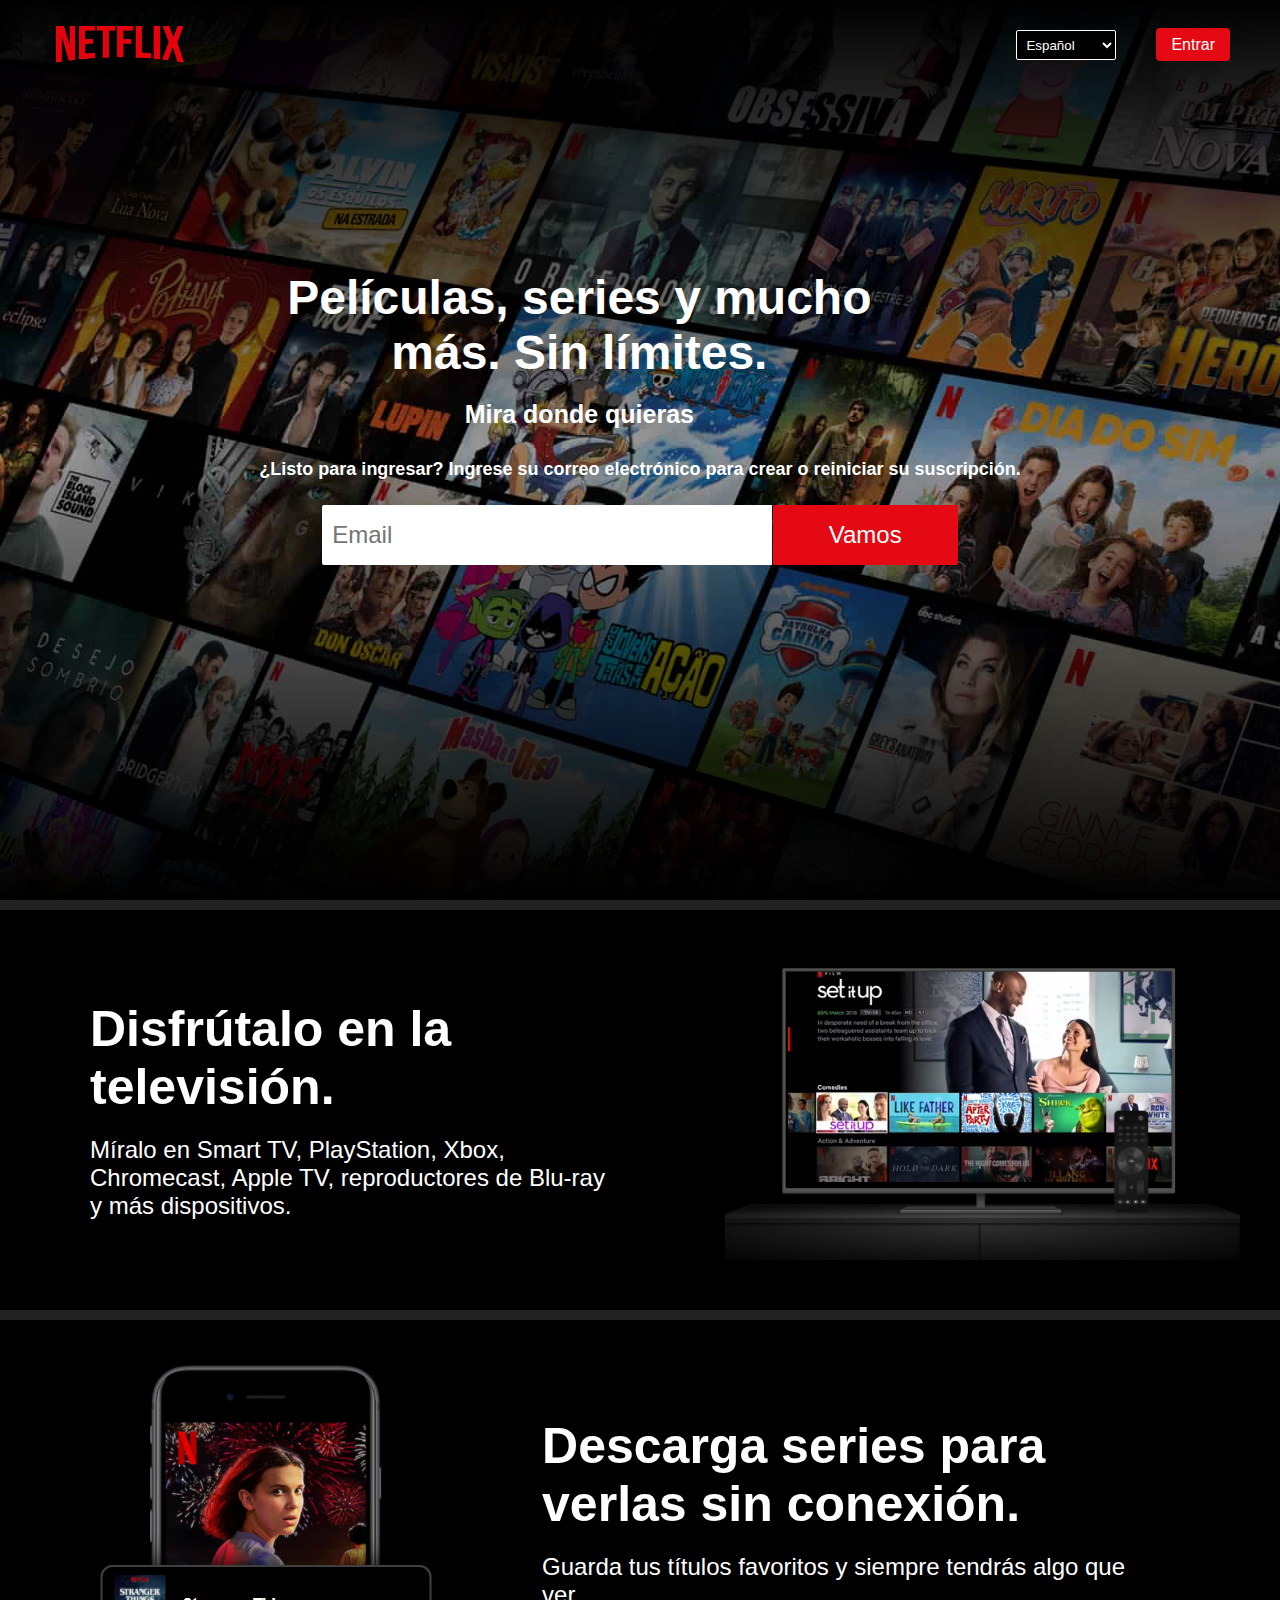
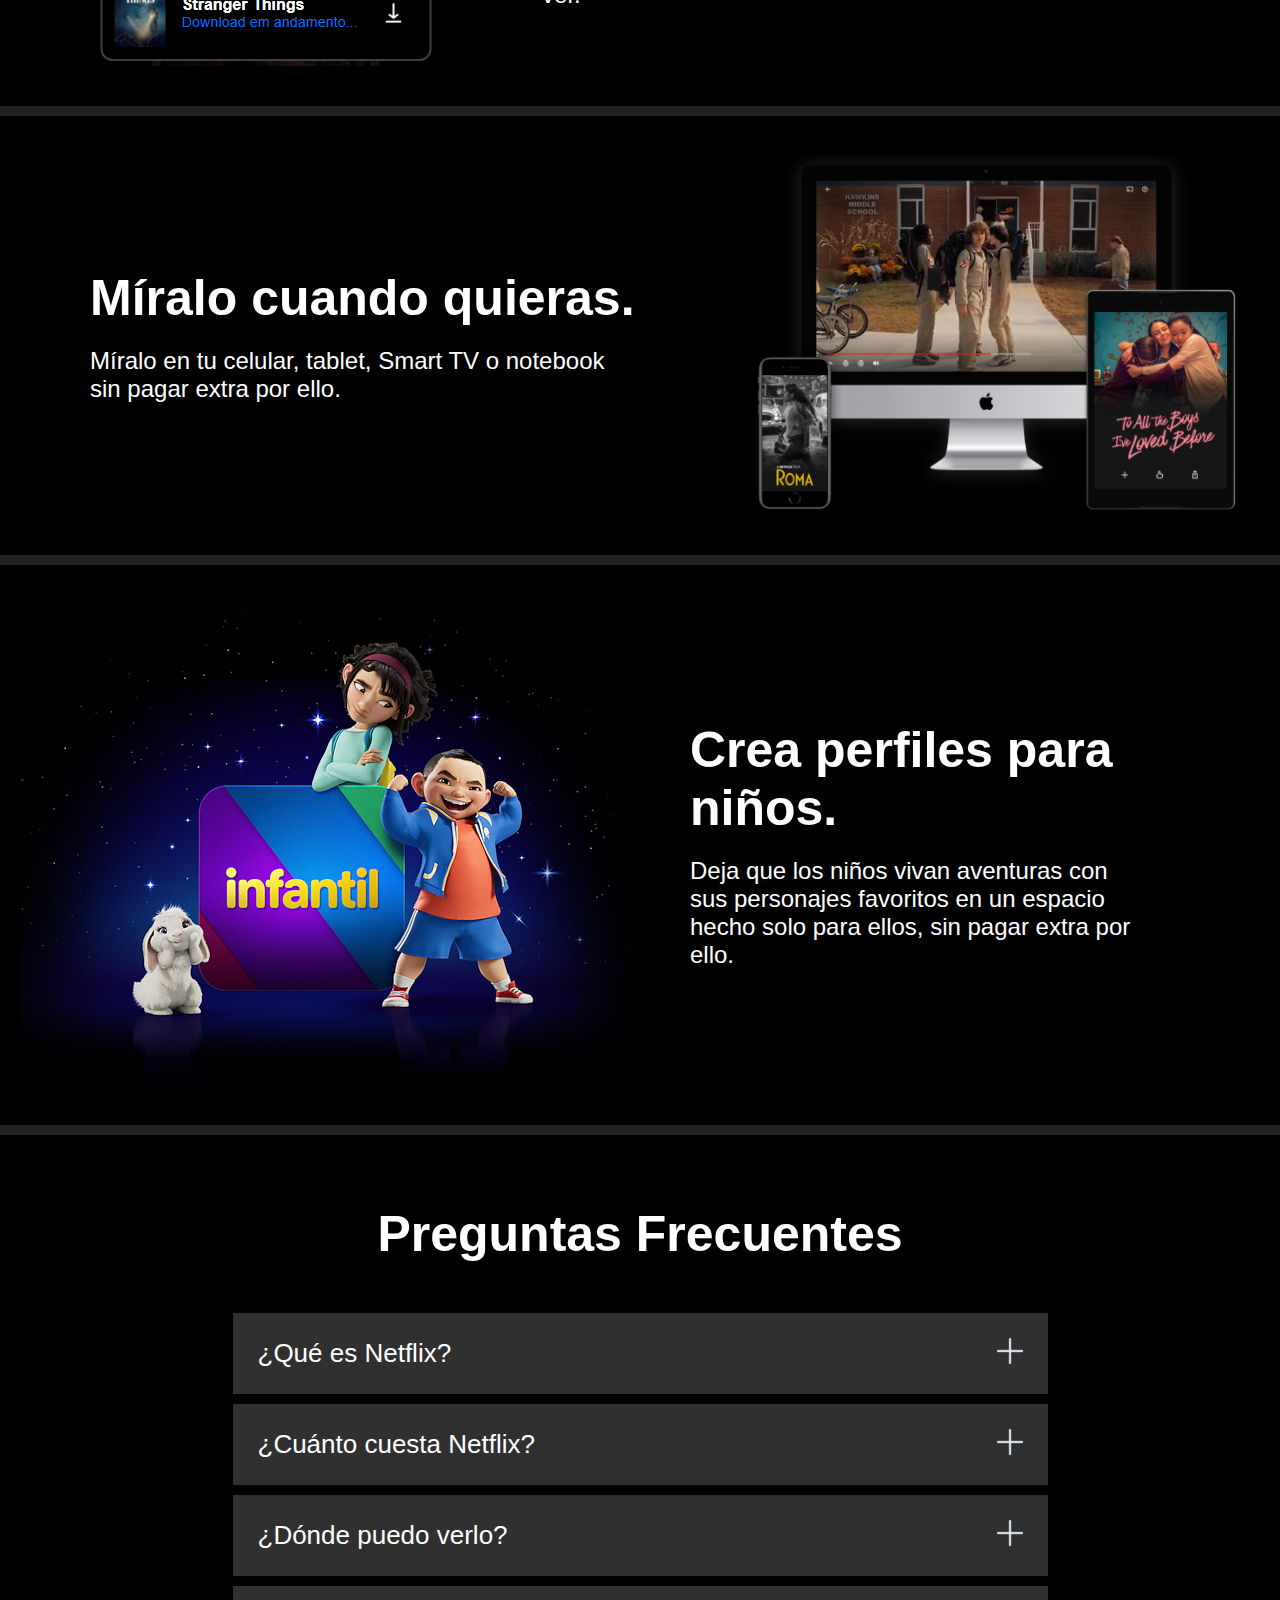
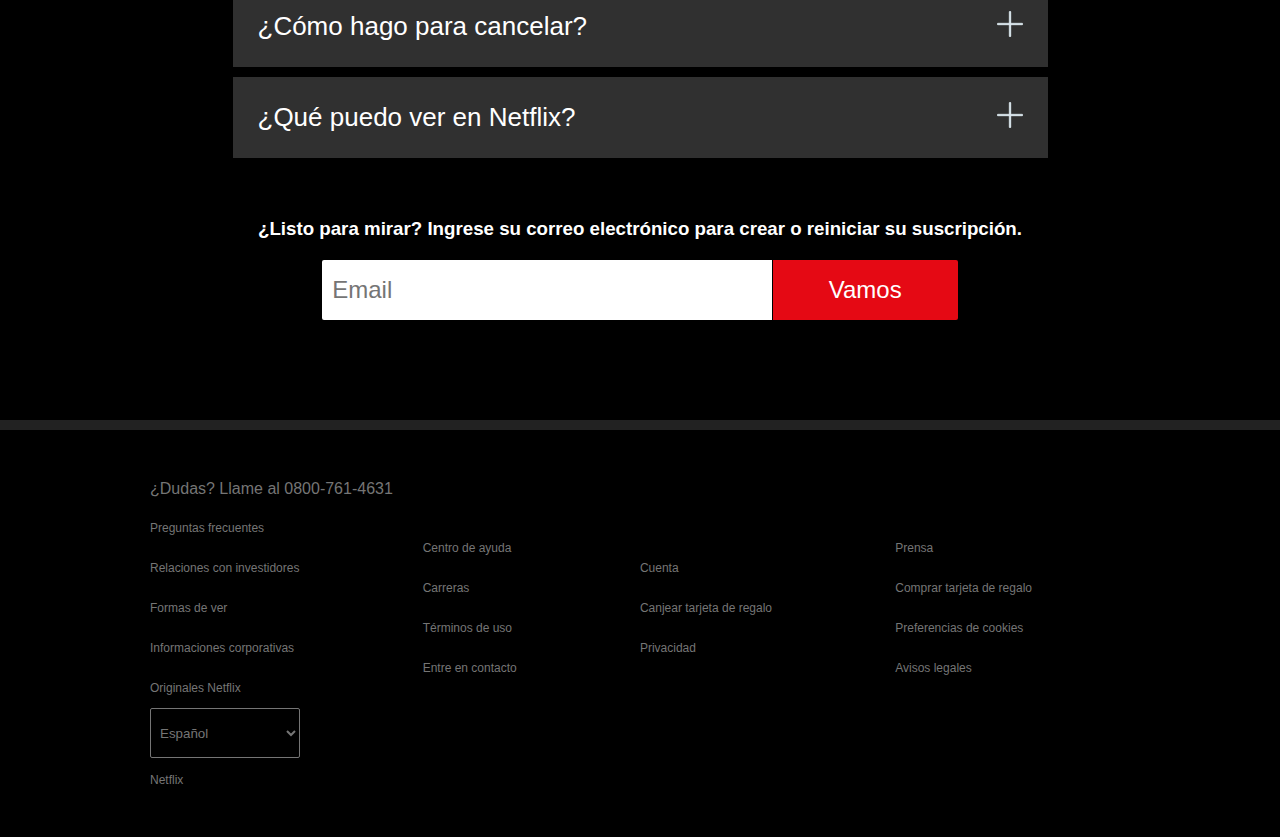
<file: index.html>
<!DOCTYPE html>
<html lang="pt-br">

<head>
    <meta charset="UTF-8">
    <meta http-equiv="X-UA-Compatible" content="IE=edge">
    <meta name="viewport" content="width=device-width, initial-scale=1.0">
    <link rel="shortcut icon" href="./assets/img/netflix-icon.jpg" type="image/x-icon">
    <link rel="stylesheet" href="./css/index.css">

    <title>Netflix Template</title>
</head>

<body>
    <div class="container-main">
        <header>
            <img src="./assets/img/logo.png" alt="Logo">

            <nav>
                <ul>
                    <li>
                        <select>
                            <option>Español</option>
                            <option>Inglês</option>
                        </select>
                    </li>
                    <li>
                        <a href="login.html">Entrar</a>
                    </li>
                </ul>
            </nav>
        </header>

        <div class="content-main">

            <div class="title-main">
                <h1>Películas, series y mucho más. Sin límites.</h1>
                <h2>Mira donde quieras</h2>
            </div>

            <h3>¿Listo para ingresar? Ingrese su correo electrónico para crear o reiniciar su suscripción.</h3>

            <form>
                <input type="text" placeholder="Email" required>
                <button>Vamos</button>
            </form>

        </div>
    </div>

    <section class="devices">
        <div class="device">
            <div class="device-title">
                <h1>Disfrútalo en la televisión.</h1>
                <h2>Míralo en Smart TV, PlayStation, Xbox, Chromecast, Apple TV, reproductores de Blu-ray y más
                    dispositivos.</h2>
            </div>
            <div class="images">
                <img src="./assets/img/tv.png" class="tv-device">
            </div>
        </div>
        <div class="device">
            <div class="images">
                <img src="./assets/img/mobile.png" class="mobile-device">
            </div>
            <div class="device-title">
                <h1>Descarga series para verlas sin conexión.</h1>
                <h2>Guarda tus títulos favoritos y siempre tendrás algo que ver.</h2>
            </div>
        </div> 
        <div class="device">
            <div class="device-title">
                <h1>Míralo cuando quieras.</h1>
                <h2>Míralo en tu celular, tablet, Smart TV o notebook sin pagar extra por ello.</h2>
            </div>

            <div class="images">
                <img src="./assets/img/pc.png" class="pc-device">
            </div>
        </div>
        <div class="device">
            <div class="images">
                <img src="./assets/img/kids.png" class="mobile-device">
            </div>
            <div class="device-title">
                <h1>Crea perfiles para niños.</h1>
                <h2>Deja que los niños vivan aventuras con sus personajes favoritos en un espacio hecho solo para ellos, sin pagar extra por ello.</h2>
            </div>
        </div>
    </section>

    <section class="faq">
        <div class="container-faq">

            <h2>Preguntas Frecuentes</h2>
            
            <ul>
                <li>¿Qué es Netflix?<img src="./assets/img/mais.png"></li>
                <li>¿Cuánto cuesta Netflix? <img src="./assets/img/mais.png"></li>
                <li>¿Dónde puedo verlo? <img src="./assets/img/mais.png"></li>
                <li>¿Cómo hago para cancelar? <img src="./assets/img/mais.png"></li>
                <li>¿Qué puedo ver en Netflix?<img src="./assets/img/mais.png"></li>
            </ul>
            
            <h3>¿Listo para mirar? Ingrese su correo electrónico para crear o reiniciar su suscripción.</h3>
            
            <form>
                <input type="text" placeholder="Email">
                <button>Vamos</button>
            </form>
        </div>
    </section>

    <footer>
        <div class="container-footer">

            <p>¿Dudas? Llame al 0800-761-4631</p>
            
            <div class="listas">
                <ul>
                    <li><a href="">Preguntas frecuentes</a></li>
                    <li><a href="">Relaciones con investidores</a></li>
                    <li><a href="">Formas de ver</a></li>
                    <li><a href="">Informaciones corporativas</a></li>
                    <li><a href="">Originales Netflix</a></li>
                </ul>
                
                <ul>
                    <li><a href="">Centro de ayuda</a></li>
                    <li><a href="">Carreras</a></li>
                    <li><a href="">Términos de uso</a></li>
                    <li><a href="">Entre en contacto</a></li>
                </ul>
                
                <ul>
                    <li><a href="">Cuenta</a></li>
                    <li><a href="">Canjear tarjeta de regalo</a></li>
                    <li><a href="">Privacidad</a></li>
                   
                </ul>
                
                <ul>
                    <li><a href="">Prensa</a></li>
                    <li><a href="">Comprar tarjeta de regalo</a></li>
                    <li><a href="">Preferencias de cookies</a></li>
                    <li><a href="">Avisos legales</a></li>
                </ul>
            </div>
            
            <select>
                <option>Español</option>
                <option>Inglês</option>
            </select>
            
            
            <p>Netflix</p>
            
        </div>
    </footer>
        
</body>

</html>
</file>
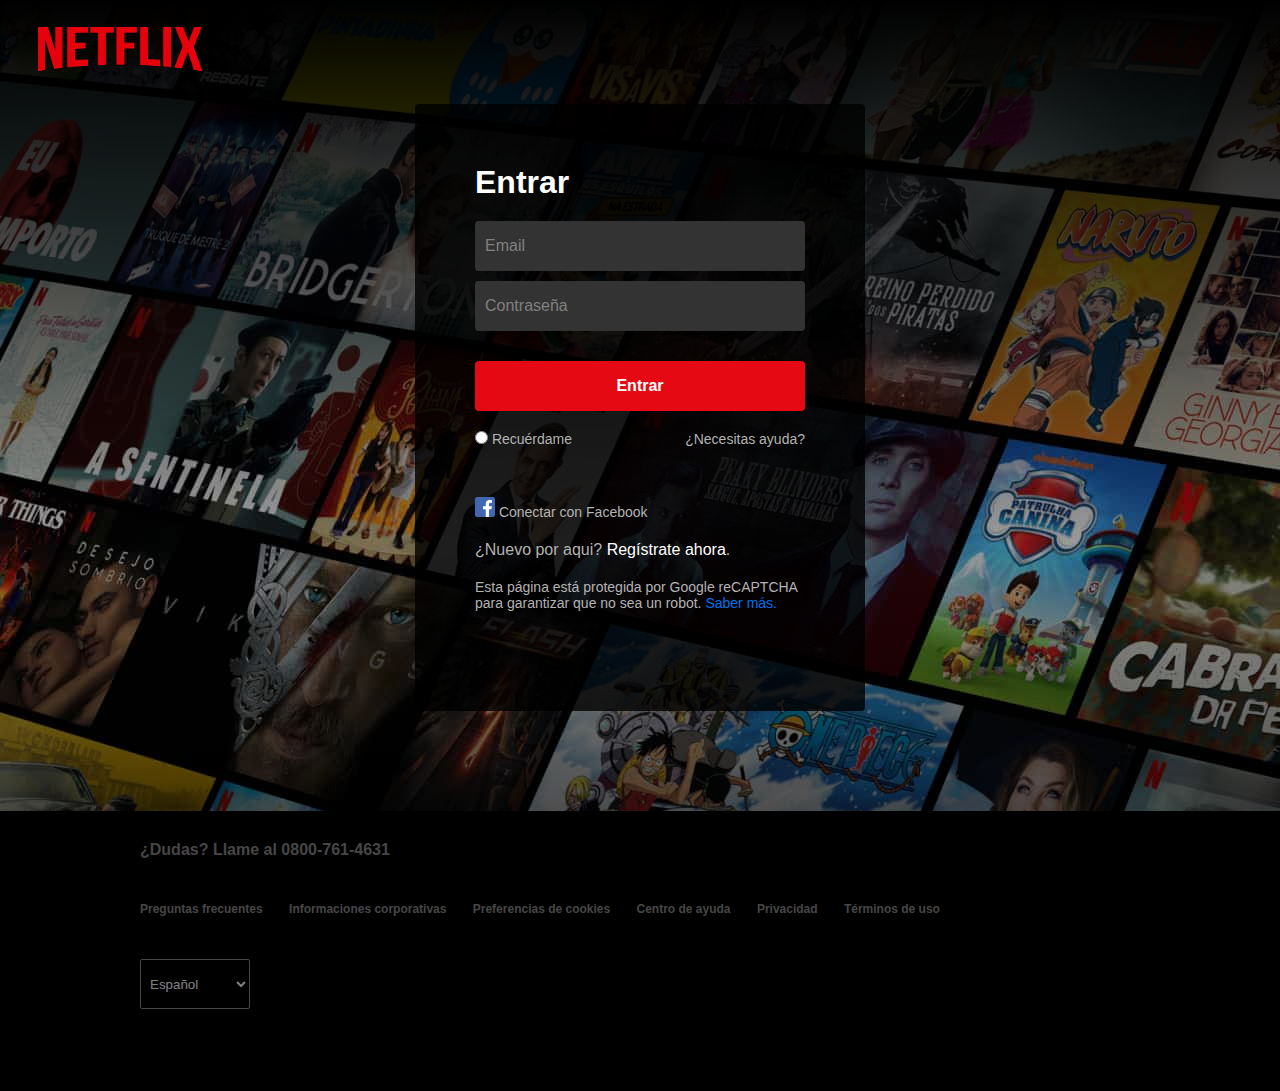
<file: login.html>
<!DOCTYPE html>
<html lang="pt-br">

<head>
    <meta charset="UTF-8">
    <meta http-equiv="X-UA-Compatible" content="IE=edge">
    <meta name="viewport" content="width=device-width, initial-scale=1.0">
    <link rel="shortcut icon" href="./assets/img/netflix-icon.jpg" type="image/x-icon">
    <link rel="stylesheet" href="./css/login.css">

    <title>Netflix Template</title>
</head>

<body>
    <div class="container">
        <header>
            <img src="./assets/img/logo.png" alt="Logo">
        </header>

        <div class="container-login">
            <h1>Entrar</h1>

            <form action="">

                <input type="text" placeholder="Email">
                <input type="password" placeholder="Contraseña">

                <button type="submit" id="btnEntrar">Entrar</button>
            </form>

            <div class="help">
                <div>
                    <input type="radio" id="me">
                    <label for="me">Recuérdame</label>
                </div>
                    
                <a href="">¿Necesitas ayuda?</a>
            </div>

            <a href="" class="facebook"><img src="./assets/img/facebook.png" class="icon"/> Conectar con Facebook</a>

            <div class="connect">
                <p>¿Nuevo por aqui? <span id="span01">Regístrate ahora</span>.</p>
                <p>Esta página está protegida por Google reCAPTCHA para garantizar que no sea un robot. <span id="span02">Saber más.</span></p>
            </div>
        </div>

        <footer>
            <div class="container-footer">
                <p>¿Dudas? <a href="">Llame al 0800-761-4631</a></p>
    
                <div class="listas">
                    <ul>
                        <li><a href="">Preguntas frecuentes</a></li>
                        <li><a href="">Informaciones corporativas</a></li>
                        <li><a href="">Preferencias de cookies</a></li>
                        <li><a href="">Centro de ayuda</a></li>
                        <li><a href="">Privacidad</a></li>
                        <li><a href="">Términos de uso</a></li>
                    </ul>
                </div>
    
                <select>
                    <option>Español</option>
                    <option>Inglês</option>
                </select>
            </div>
        </footer>
    </div>
    <script src="./js/login.js"></script>
</body>
</html>
</file>
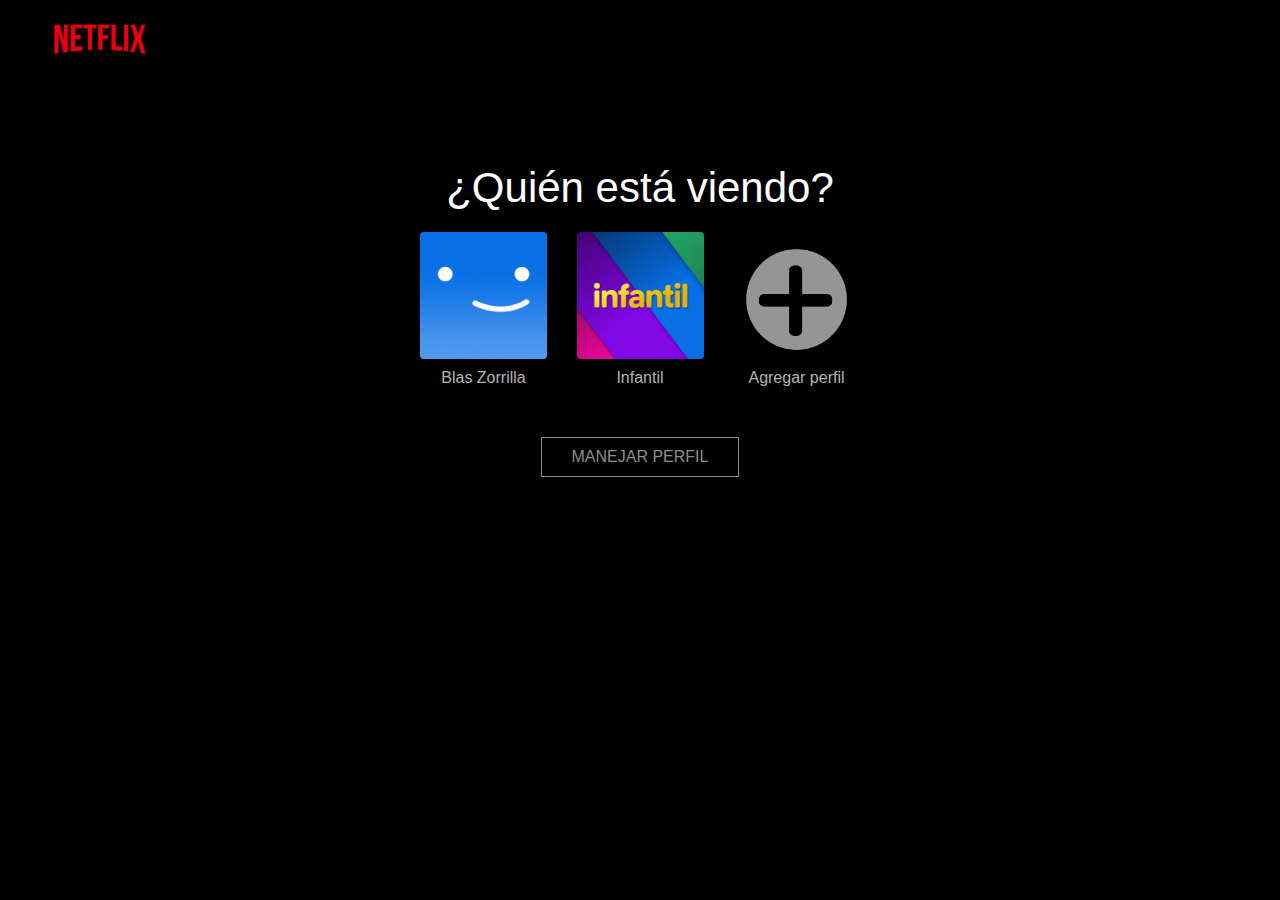
<file: user.html>
<!DOCTYPE html>
<html lang="pt-br">

<head>
    <meta charset="UTF-8">
    <meta http-equiv="X-UA-Compatible" content="IE=edge">
    <meta name="viewport" content="width=device-width, initial-scale=1.0">
    <link rel="shortcut icon" href="./assets/img/netflix-icon.jpg" type="image/x-icon">
    <link rel="stylesheet" href="./css/user.css">

    <title>Netflix Template</title>
</head>

<body>
    <header>
        
        <a href="index.html">
            <img src="./assets/img/logo.png" alt="Logo">
        </a>
    </header>

    <div class="container">
        <h1>¿Quién está viendo?</h1>

        <div class="card-users">
            <div class="card">
                <a href="home-user.html">
                    <img src="./assets/img/perfil01.png">
                    <p>Blas Zorrilla</p>
                </a>
            </div>

            <div class="card">
                <a href="">
                    <img src="./assets/img/perfil02.png">
                    Infantil
                </a>
            </div>

            <div class="card">
                <a href="">
                    <img src="./assets/img/perfil03.png">
                    Agregar perfil
                </a>
            </div>
        </div>

        <a href="">Manejar Perfil</a>
    </div>
</body>

</html>
</file>
<file: css/index.css>
*{
    margin: 0;
    padding: 0;
    box-sizing: border-box;
    font-family: sans-serif;
}

:root{
    --red: #E50914;
    --white: #FFFFFF;
    --black: #000000;
    --gray: gray;
}

.container-main{
	background-image: linear-gradient(rgba(0, 0, 0, 1), rgba(0, 0, 0, 0.2), rgba(0, 0, 0, 1)), url('/assets/img/background.jpg');
	background-size: cover;
    display: flex;
    flex-direction: column;
    justify-content: space-between;
    align-items: center;
    height: 100vh;
}

.container-main header {
    display: flex;
    justify-content: space-between;
    width: 100%;
    padding: 20px 50px;
}

.container-main header img{
    width: 140px;
    height: 50px;
}

.container-main header nav{
    display: flex;
    justify-content: flex-end;
}

.container-main header nav ul{
    display: flex;
    justify-content: flex-end;
    align-items: center;
}

.container-main header nav ul li{
    width: 100%;
    list-style: none;
}

.container-main header nav ul li a{
    text-decoration: none;
    padding: 8px 15px;
    background-color: var(--red);
    color: var(--white);
    border-radius: 4px;
}

.container-main header nav ul li select{
    margin-right: 40px;
    height: 30px;
    width: 100px;
    padding: 5px;
    background-color: rgba(0, 0, 0, 1);
    border: 1px solid var(--white);
    color: var(--white);
    border-radius: 2px;
}

.container-main header nav ul li select option{
    background-color: var(--gray);
}

.content-main{
    display: flex;
    flex-direction: column;
    text-align: center;
    height: 70%;
}

.title-main{
    color: var(--white);
    font-size: 24px;
    max-width: 640px;
}

.title-main h2{
    margin-top: 20px;
    font-size: 25px;
}

.content-main h3{
    margin: 30px auto 5px auto;
    color: var(--white);
    font-size: 18px;
}

form{
    color: var(--white);
    text-align: center;
    width: 100%;
}

form input{
    height: 60px;
    width: 450px;
    margin: 20px -4px auto auto;
    font-size: 24px;
    padding: 10px;
    outline: none;
    border: none;
    border-top-left-radius: 2px;
    border-bottom-left-radius: 2px;
}

form button{
    height: 60px;
    width: 185px;
    font-size: 24px;
    background-color: var(--red);
    color: var(--white);
    border: none;
    outline: none;
    cursor: pointer;
    border-top-right-radius: 2px;
    border-bottom-right-radius: 2px;
}

.devices,
.faq{
    background-color: var(--black);
    border-bottom: 10px solid #222;
}

.device{
    display: flex;
    justify-content: center;
    align-items: center;
    border-top: 10px solid #222;
    color: var(--white);
    padding: 40px;
}

.device-title{
    display: flex;
    flex-direction: column;
    align-items: flex-start;
    justify-content: center;
    width: 80%;
    height: 100%;
    padding: 50px;
}

.device-title h1{
    font-size: 50px;
    margin-bottom: 20px;
}

.device-title h2{
    font-size: 24px;
    font-weight: 200;
    width: 90%;
}

.images{
    display: flex;
    align-items: center;
    justify-content: center;
    width: 50%;
}

.container-faq{
    display: flex;
    flex-direction: column;
    justify-content: center;
    align-items: center;
    color: var(--white);
    margin-bottom: 100px;
}

.container-faq h2{
    margin: 70px 0 50px 0;
    font-size: 50px;
}

.container-faq ul{
    margin-bottom: 50px;
}

.container-faq ul li{
    display: flex;
    justify-content: space-between;
    background-color: #303030;
    list-style: none;
    margin-bottom: 10px;
    padding: 25px;
    width: 815px;
    font-size: 26px;
    cursor: pointer;
}

.container-faq ul li img{
    height: 26px;
}

footer{
    background-color: var(--black);
    color: #757575;
}

.container-footer{
    display: flex;
    flex-direction: column;
    justify-content: center;
    align-items: flex-start;
    padding: 50px 150px;
}

.container-footer p:nth-child(1){
    margin-bottom: 10px;
}

.container-footer p:nth-child(4){
    font-size: 12px;
}

footer .listas{
    display: flex;
    flex-wrap: wrap;
    justify-content: space-between;
    align-items: center;
    line-height: 40px;
    width: 90%;
    font-size: 12px;
}

footer .listas ul li{
    list-style: none;
}

footer .listas ul li a{
    text-decoration: none;
    color: #757575;
}

.container-footer select{
    height: 50px;
    width: 150px;
    padding: 5px;
    background-color: rgba(0, 0, 0, 1);
    border: 1px solid #757575;
    color: #757575;
    border-radius: 2px;
    margin-bottom: 15px;
}

.container-footer select option{
    background-color: var(--black);
}

@media (max-width: 450px){
    .container-main{
        background-position: center;
        height: 100vh;
    }

    .container-main header {
        padding: 20px 15px;
    }

    .container-main header img {
        width: 100px;
        height: 35px;
    }

    .container-main header nav ul li select {
        margin-right: 20px;
    }

    .content-main {
        justify-content: end;
        height: 80%;
    }

    .content-main h3 {
        font-size: 17px;
        text-align: center;
        width: 60%;
    }

    .title-main h1 {
        font-size: 32px;
    }

    .title-main h2 {
        margin-top: 20px;
        font-size: 18px;
    }

    form input {
        height: 45px;
        width: 90%;
        margin: 20px 0px 10px auto;
        font-size: 18px;
        border-top-right-radius: 2px;
        border-bottom-right-radius: 2px;
    }

    form button {
        height: 45px;
        width: 140px;
        font-size: 18px;
        border-top-left-radius: 2px;
        border-bottom-left-radius: 2px;
    }

    .device{
        flex-direction: column;
    }

    .device-title {
        align-items: center;
        text-align: center;
        height: 100%;
        width: 100%;
        padding: 0;
    }

    .device-title h1 {
        font-size: 28px;
    }

    .device-title h2 {
        font-size: 18px;
        text-align: center;
    }

    .images{
        width: 100%;
    }
    
    .tv-device{
        width: 360px;
        margin-top: 20px;
    }

    .device:nth-child(2),
    .device:nth-child(4){
        flex-direction: column-reverse;
    }

    .mobile-device{
        width: 290px;
        margin-top: 20px;
    }

    .pc-device{
        width: 290px;
        margin-top: 20px;
    }

    .container-faq h2 {
        font-size: 28px;
    }

    .container-faq ul {
        width: 100%;
    }

    .container-faq ul li{
        width: 100%;
        font-size: 18px;
    }

    .container-faq ul li img {
        height: 18px;
    }

    .container-faq h3 {
        font-size: 17px;
        text-align: center;
        font-weight: 100;
        width: 60%;
    }

    .container-footer {
        padding: 38px 38px;
        font-size: 14px;
    }

}

@media (min-width: 451px) and (max-width: 875px){ 
    .content-main {
        height: 80%;
    }

    .content-main h3 {
        width: 60%;
    }

    .title-main h1 {
        font-size: 34px;
    }

    .title-main h2 {
        margin-top: 20px;
        font-size: 22px;
    }

    form input {
        height: 45px;
        width: 80%;
        margin: 20px 0px 10px auto;
        font-size: 18px;
    }

    form button {
        height: 45px;
        width: 140px;
        font-size: 18px;
    }

    .device{
        flex-direction: column;
    }
    
    .device-title {
        align-items: center;
        text-align: center;
        height: 100%;
        width: 80%;
        padding: 0;
    }
    
    .device-title h1 {
        font-size: 30px;
    }
    
    .device-title h2 {
        font-size: 22px;
        text-align: center;
    }
    
    .images{
        width: 80%;
    }
    
    .tv-device{
        width: 430px;
        margin-top: 20px;
    }
    
    .device:nth-child(2),
    .device:nth-child(4){
        flex-direction: column-reverse;
    }
    
    .mobile-device{
        width: 290px;
        margin-top: 20px;
    }
    
    .pc-device{
        width: 390px;
        margin-top: 20px;
    }
    
    .container-faq h2 {
        font-size: 28px;
    }
    
    .container-faq ul {
        width: 80%;
    }

    .container-faq ul li{
        width: 100%;
        font-size: 18px;
    }

    .container-faq ul li img {
        height: 18px;
    }

    .container-faq h3 {
        font-size: 17px;
        text-align: center;
        font-weight: 100;
        width: 60%;
    }

    .container-faq form{
        width: 80%;
    }
    
    .container-faq form input {
        height: 45px;
        width: 80%;
        margin: 20px 0px 10px auto;
        font-size: 18px;
    }

    .container-faq form button {
        height: 45px;
        width: 140px;
        font-size: 18px;
    }

    .container-footer {
        padding: 38px 38px;
        font-size: 16px;
    }

    .container-footer .listas {
        font-size: 14px;
    }
}
</file>
<file: css/login.css>
*{
    margin: 0;
    padding: 0;
    box-sizing: border-box;
    font-family: sans-serif;
}

:root{
    --red: #E50914;
    --white: #FFFFFF;
    --black: #000000;
}

.container{
	background-image: linear-gradient(rgba(0, 0, 0, 1), rgba(0, 0, 0, 0.2), rgba(0, 0, 0, 1)), url('/assets/img/background2.jpg');
    display: flex;
    flex-direction: column;
    align-items: center;
}

.container header {
    align-self: baseline;
    padding: 20px 30px;
}

.container header img{
    width: 180px;
    height: 60px;
}

.container-login{
    background-color: rgba(0, 0, 0, .8);
    border-radius: 4px;
    max-width: 450px;
    height: 100%;
    padding: 60px;
    margin-bottom: 100px;
}

.container-login h1{
    color: var(--white);
    margin-bottom: 20px;
}

.container-login form{
    display: flex;
    flex-direction: column;
    border-radius: 4px;
}

.container-login form input{
    background-color: #333;   
    color: var(--white);
    border: none;
    border-radius: 4px;
    outline: none;
    height: 50px;
    padding: 10px;
    font-size: 16px;
    margin-bottom: 10px;
}

.container-login form input::placeholder{
    color: gray;
}

.container-login form button{
    margin-top: 20px;
    height: 50px;
    cursor: pointer;
    background-color: var(--red);
    color: var(--white);
    border: none;
    border-radius: 4px;
    font-size: 16px;
    font-weight: bold;
}

.help{
    display: flex;
    justify-content: space-between;
    color: #b3b3b3;
    margin-top: 20px;
    font-size: 14px;
}

.help a{
    text-decoration: none;
    color: #b3b3b3;
}

.help a:hover{
    text-decoration: underline;
}

.connect{
    display: flex;
    flex-direction: column;
    justify-content: space-between;
    color: #b3b3b3;
    margin: 20px 0 40px 0;
    height: 70px;
}

.container-login .facebook{
    text-decoration: none;
    color: #b3b3b3;
    font-size: 14px;
}

.icon{
    margin-top: 50px;
    width: 20px;
    border-radius: 2px;
}

.connect p:nth-child(2){
    text-decoration: none;
    font-size: 14px;
}

#span01,
#span02{
    color: var(--white);
    cursor: pointer;
}

#span02{
    color: #0071eb;
}

#span01:hover,
#span02:hover{
    text-decoration: underline;
}

footer{
    display: flex;
    justify-content: center;
    align-items: center;
    width: 100%;
    background-color: var(--black);
}

.container-footer{
    color: #8c8c8c;
    opacity: .5;
    height: 280px;
    padding: 30px 100px;
    font-weight: 600;
    width: 100%;
}

.container-footer a{
    text-decoration: none;
    color: #8c8c8c;
    font-weight: 600;
}

.container-footer a:hover{
    text-decoration: underline;
}

.listas ul{
    display: flex;
    flex-wrap: wrap;
    justify-content: space-between;
    align-items: center;
    list-style: none;
    height: 100px;
    width: 80%;
    font-size: 12px;
}

.container-footer select{
    margin-right: 40px;
    height: 50px;
    width: 110px;
    padding: 5px;
    background-color: rgba(0, 0, 0, 1);
    border: 1px solid #8c8c8c;
    color: var(--white);
    border-radius: 2px;
}

.container-footer select option{
    background-color: gray;
}


@media (max-width: 735px){
    .container{
        background-image: none;
        background-color: var(--black);
    }

    .container header {
        padding: 10px 0px 15px 10px;
    }

    .container-login {
        max-width: 90%;
        padding: 60px 0;
    }

    footer {
        border-top: 2px solid #b3b3b3;
    }
    
    .container-footer {
        color: #8c8c8c;
        opacity: 1;
        padding: 30px 20px;
    }

    .container-footer select{
        border-radius: 2px;
        color: #8c8c8c;
    }

    .container-footer select option{
        background-color: var(--black);
    }
}

@media (min-width: 1200px){
    .container-footer{
        max-width: 1200px;
    }
}
</file>
<file: css/user.css>
*{
    margin: 0;
    padding: 0;
    box-sizing: border-box;
    font-family: sans-serif;
}

:root{
    --red: #E50914;
    --white: #FFFFFF;
    --black: #000000;
}

body{
    background-color: var(--black);
}

header{
    padding: 20px 0 0 50px;
}

header img{
    height: 40px;
    width: 100px;
}

.container{
    display: flex;
    flex-wrap: wrap;
    flex-direction: column;
    justify-content: center;
    align-items: center;
    margin-top: 100px;
    color: var(--white);
}

.container h1{
    font-size: 42px;
    font-weight: 100;
    margin: 0 0 20px 0;
}

.card-users{
    display: flex;
    flex-wrap: wrap;
    justify-content: space-between;
    align-items: center;
    width: 440px;
}

.card a{
    display: flex;
    flex-direction: column;
    align-items: center;
    text-decoration: none;
    color: #b3b3b3;
}

.card a img{
    margin-bottom: 10px;
    height: 127px;
    width: 127px;
    border-radius: 4px;
}

.card > a > img:hover{
    border: 2px solid var(--white);
}

.card > a:hover{
    color: var(--white);
}

.card > a > img:hover:nth-child(1){
    background-color: #fff;
}

.container a:nth-child(3){
    text-decoration: none;
    color: #8c8c8c;
    border: 1px solid #8c8c8c;
    padding: 10px 30px;
    margin-top: 50px;
    text-align: center;
    text-transform: uppercase;
}

.container a:hover:nth-child(3){
    border: 1px solid var(--white);
    color: var(--white);
}


@media(max-width: 450px){
    header {
        padding: 15px 0 0 15px;
    }

    .container h1 {
        font-size: 32px;
        text-align: center;
    }

    .card{
        margin: 10px;
    }

    .card-users {
        justify-content: space-around;
        align-items: center;
        width: 80%;
    }
}
</file>
